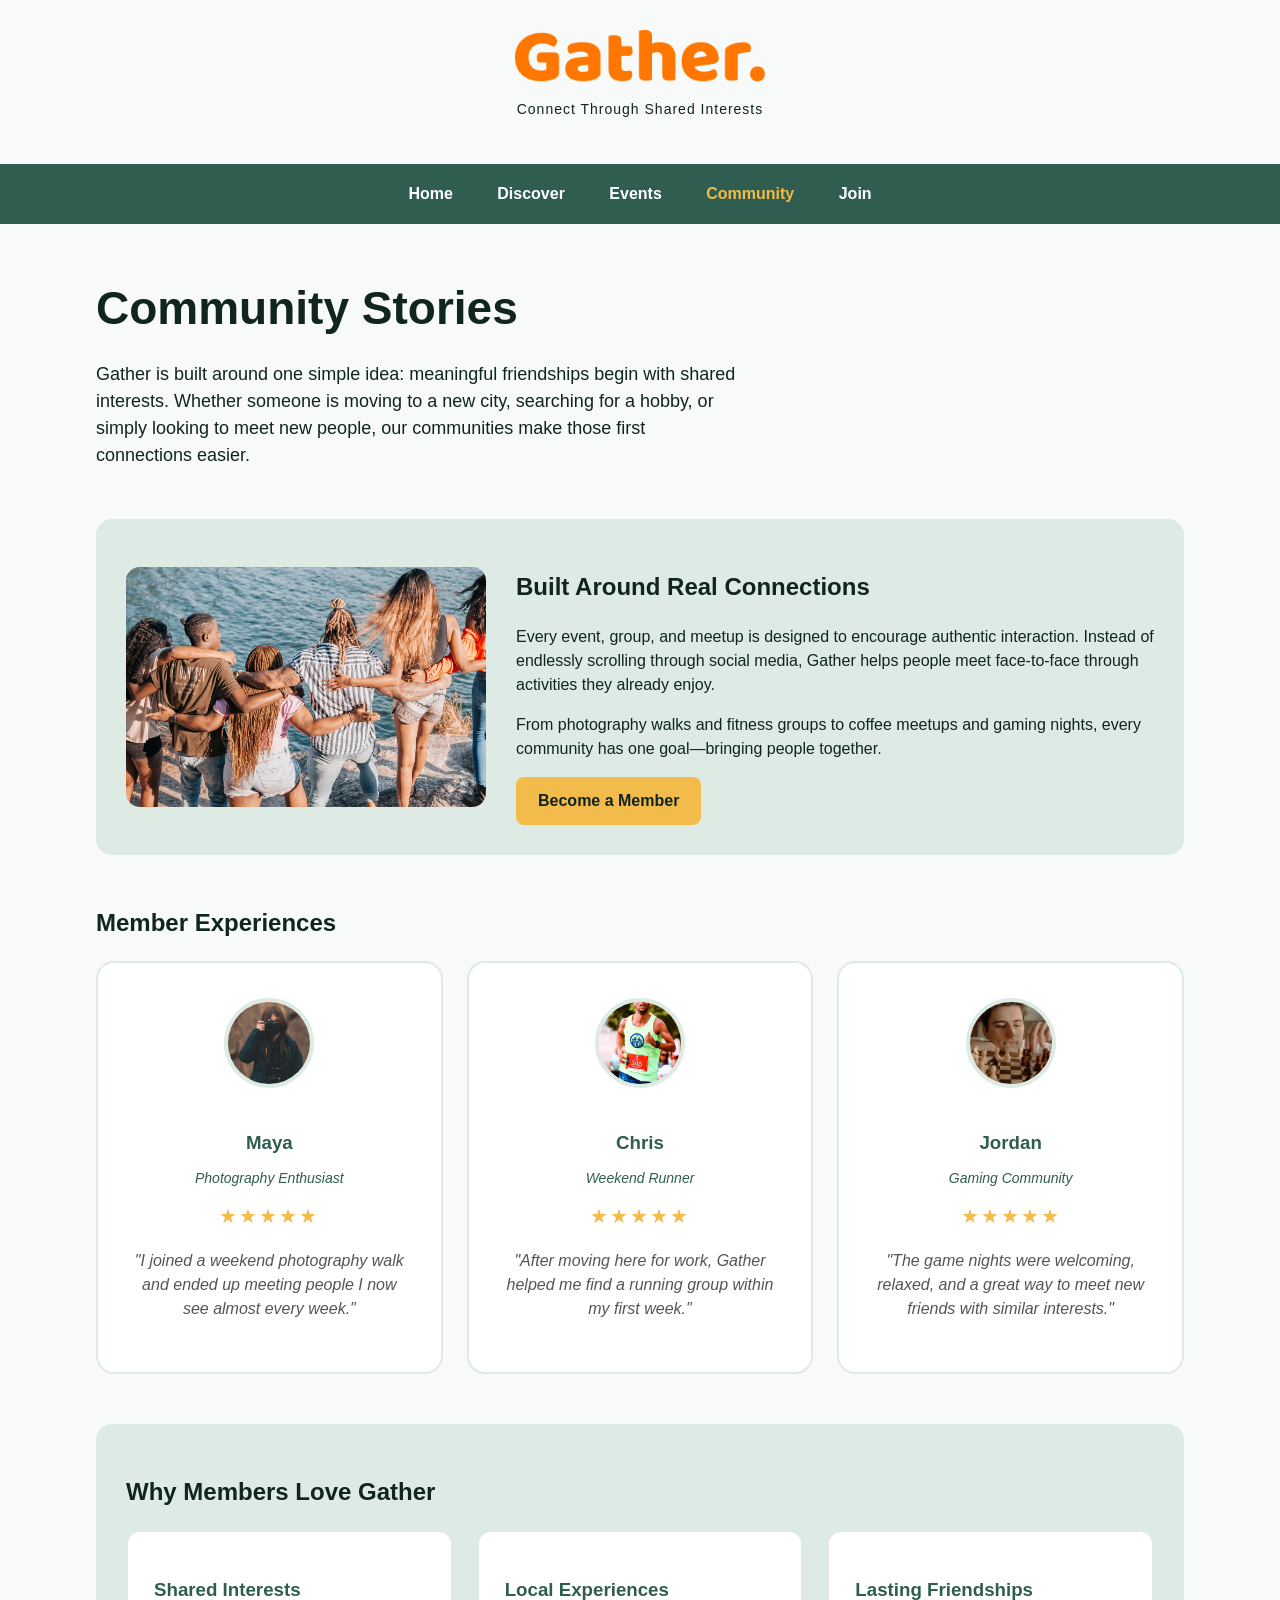
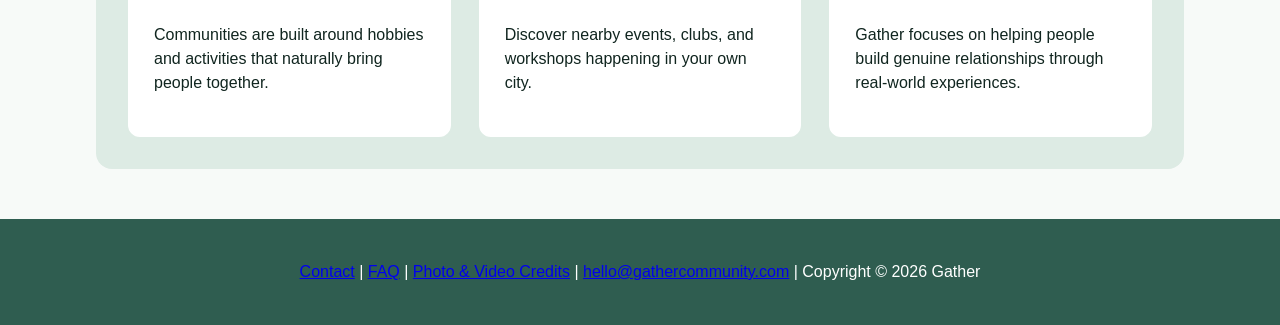
<file: community.html>
<!DOCTYPE html>
<html lang="en">
<head>
    <meta charset="UTF-8">
    <meta name="description" content="Discover stories from the Gather community and see how shared interests create lasting friendships.">
    <meta name="keywords" content="Gather, community, friendships, hobbies, testimonials, groups">
    <meta name="author" content="Sean Frehner">
    <title>Gather | Community</title>
    <!-- Google tag (gtag.js) -->
<script async src="https://www.googletagmanager.com/gtag/js?id=G-KH6B7YEWFJ"></script>
<script>
  window.dataLayer = window.dataLayer || [];
  function gtag(){dataLayer.push(arguments);}
  gtag('js', new Date());

  gtag('config', 'G-KH6B7YEWFJ');
</script>

    <link rel="stylesheet" href="style.css">
</head>

<body>

<header>
    <img src="Gather-logo.png" alt="Gather Logo" class="logo">
    <p class="tagline">Connect Through Shared Interests</p>
</header>

<nav>
    <a href="index.html">Home</a>
    <a href="discover.html">Discover</a>
    <a href="events.html">Events</a>
    <a href="community.html" class="active">Community</a>
    <a href="join.html">Join</a>
</nav>

<main>

    <section class="page-intro">
        <h1>Community Stories</h1>

        <p>
            Gather is built around one simple idea: meaningful friendships begin with shared interests.
            Whether someone is moving to a new city, searching for a hobby, or simply looking to meet
            new people, our communities make those first connections easier.
        </p>
    </section>

    <section class="story-feature">

        <img src="community-story.jpg" alt="Friends spending time together">

        <div>

            <h2>Built Around Real Connections</h2>

            <p>
                Every event, group, and meetup is designed to encourage authentic interaction.
                Instead of endlessly scrolling through social media, Gather helps people meet
                face-to-face through activities they already enjoy.
            </p>

            <p>
                From photography walks and fitness groups to coffee meetups and gaming nights,
                every community has one goal—bringing people together.
            </p>

            <a href="join.html" class="button">Become a Member</a>

        </div>

    </section>

    <section>

        <h2>Member Experiences</h2>

        <div class="testimonial-grid">

            <div class="testimonial-card">

                <img src="maya.jpg" alt="Maya">

                <h3>Maya</h3>

                <p class="member-title">Photography Enthusiast</p>

                <div class="stars">
                    ★★★★★
                </div>

                <p>
                    "I joined a weekend photography walk and ended up meeting people
                    I now see almost every week."
                </p>

            </div>

            <div class="testimonial-card">

                <img src="chris.jpg" alt="Chris">

                <h3>Chris</h3>

                <p class="member-title">Weekend Runner</p>

                <div class="stars">
                    ★★★★★
                </div>

                <p>
                    "After moving here for work, Gather helped me find a running group
                    within my first week."
                </p>

            </div>

            <div class="testimonial-card">

                <img src="jordan.jpg" alt="Jordan">

                <h3>Jordan</h3>

                <p class="member-title">Gaming Community</p>

                <div class="stars">
                    ★★★★★
                </div>

                <p>
                    "The game nights were welcoming, relaxed, and a great way to meet
                    new friends with similar interests."
                </p>

            </div>

        </div>

    </section>

    <section class="community-values">

        <h2>Why Members Love Gather</h2>

        <div class="value-grid">

            <div>

                <h3>Shared Interests</h3>

                <p>
                    Communities are built around hobbies and activities that naturally
                    bring people together.
                </p>

            </div>

            <div>

                <h3>Local Experiences</h3>

                <p>
                    Discover nearby events, clubs, and workshops happening in your own city.
                </p>

            </div>

            <div>

                <h3>Lasting Friendships</h3>

                <p>
                    Gather focuses on helping people build genuine relationships through
                    real-world experiences.
                </p>

            </div>

        </div>

    </section>

</main>

<footer>

    <p>

        <a href="join.html">Contact</a> |

        <a href="join.html">FAQ</a> |

        <a href="https://www.pexels.com/" target="_blank">Photo & Video Credits</a> |

        <a href="mailto:hello@gathercommunity.com">hello@gathercommunity.com</a> |

        Copyright &copy; 2026 Gather

    </p>

</footer>

</body>
</html>
</file>
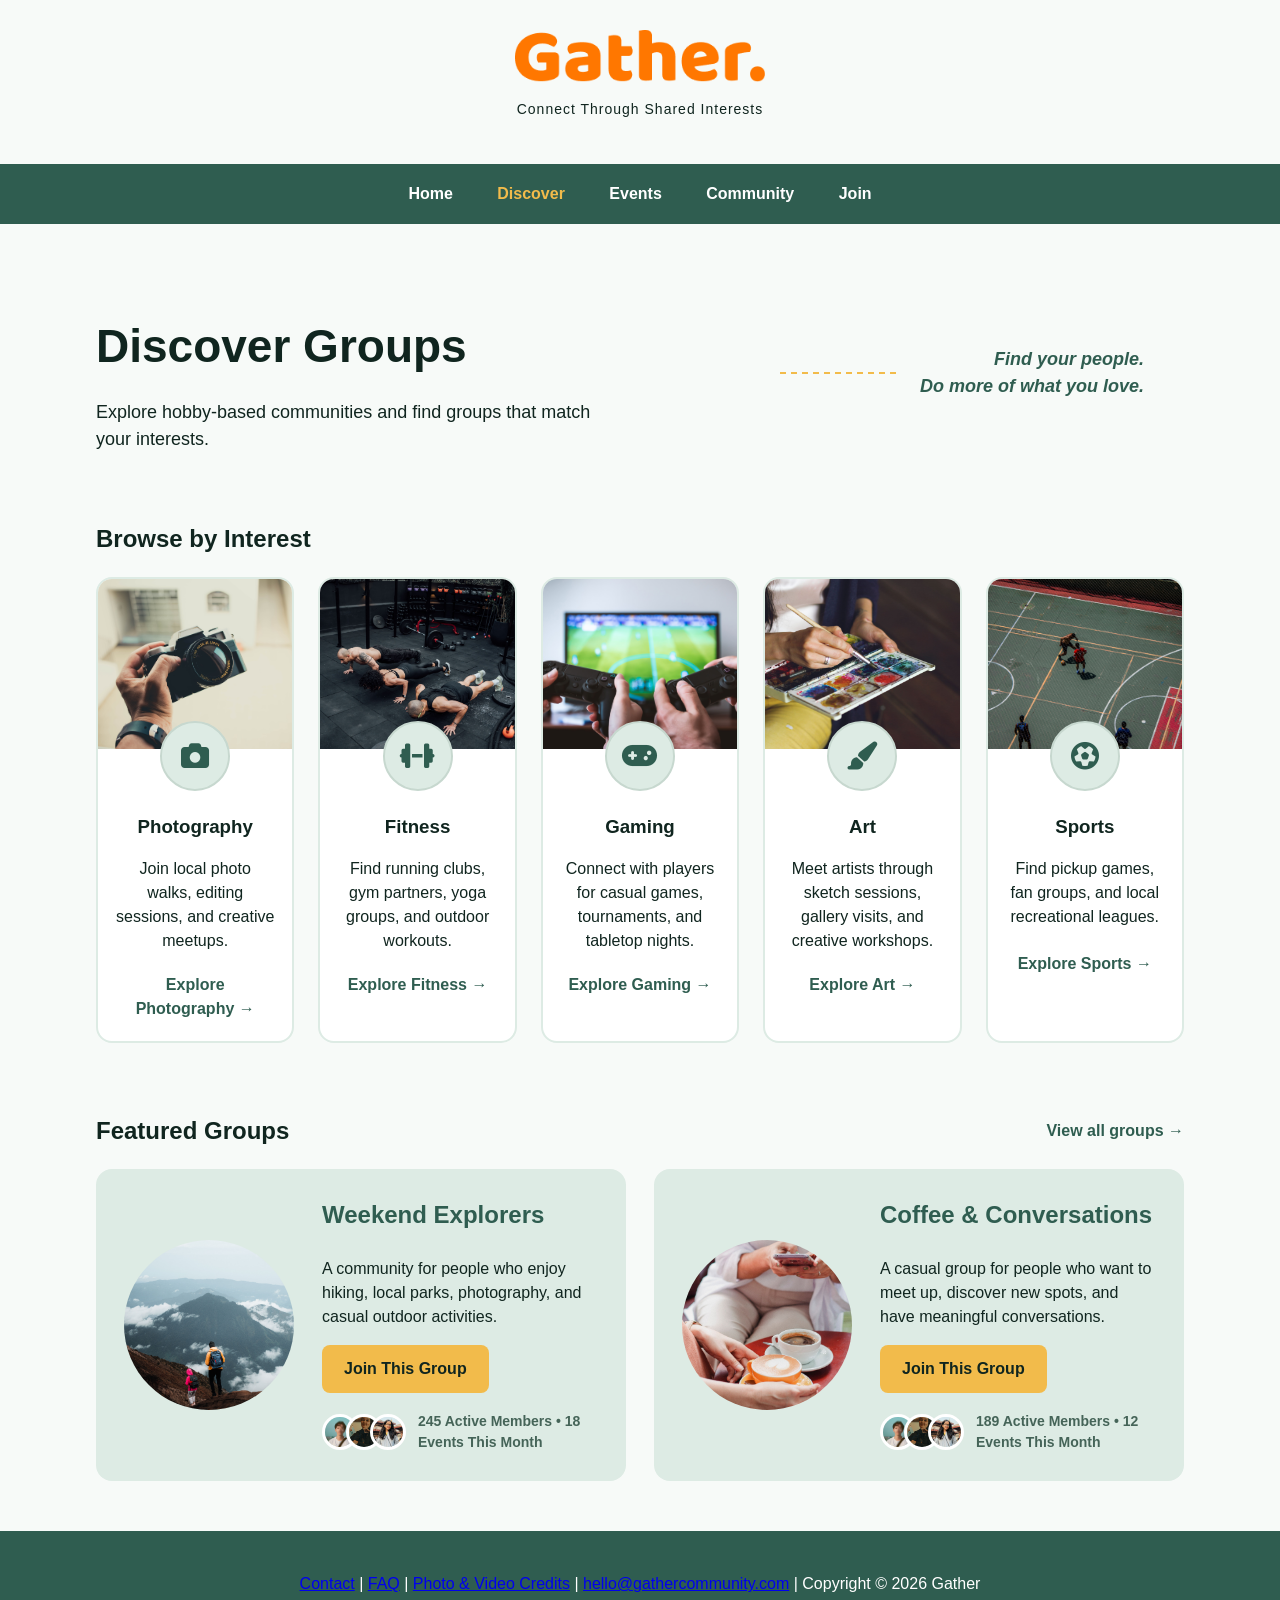
<file: discover.html>
<!DOCTYPE html>
<html lang="en">
<head>
    <meta charset="UTF-8">
    <meta name="description" content="Discover hobby groups and local communities on Gather.">
    <meta name="keywords" content="Gather, discover, hobbies, groups, photography, fitness, gaming, art, sports">
    <meta name="author" content="Sean Frehner">
    <title>Gather | Discover</title>
    <!-- Google tag (gtag.js) -->
<script async src="https://www.googletagmanager.com/gtag/js?id=G-KH6B7YEWFJ"></script>
<script>
  window.dataLayer = window.dataLayer || [];
  function gtag(){dataLayer.push(arguments);}
  gtag('js', new Date());

  gtag('config', 'G-KH6B7YEWFJ');
</script>

    <link rel="stylesheet" href="https://cdnjs.cloudflare.com/ajax/libs/font-awesome/6.5.0/css/all.min.css">
    <link rel="stylesheet" href="style.css">
</head>

<body>
    <header>
        <img src="Gather-logo.png" alt="Gather Logo" class="logo">
        <p class="tagline">Connect Through Shared Interests</p>
    </header>

    <nav>
        <a href="index.html">Home</a>
       <a href="discover.html" class="active">Discover</a>
        <a href="events.html">Events</a>
        <a href="community.html">Community</a>
        <a href="join.html">Join</a>
    </nav>

    <main>
        <section class="discover-intro">
            <div>
                <h1>Discover Groups</h1>
                <p>Explore hobby-based communities and find groups that match your interests.</p>
            </div>

            <div class="intro-note-container">
                <div class="dash-line"></div>
                <p class="intro-note">Find your people.<br>Do more of what you love.</p>
            </div>
        </section>

        <section>
            <h2>Browse by Interest</h2>

            <div class="interest-grid">
                <div class="interest-card">
                    <img src="photography.jpg" alt="Photography group">
                    <div class="icon-circle"><i class="fa-solid fa-camera"></i></div>
                    <h3>Photography</h3>
                    <p>Join local photo walks, editing sessions, and creative meetups.</p>
                    <a href="join.html">Explore Photography &rarr;</a>
                </div>

                <div class="interest-card">
                    <img src="fitness.jpg" alt="Fitness group">
                    <div class="icon-circle"><i class="fa-solid fa-dumbbell"></i></div>
                    <h3>Fitness</h3>
                    <p>Find running clubs, gym partners, yoga groups, and outdoor workouts.</p>
                    <a href="join.html">Explore Fitness &rarr;</a>
                </div>

                <div class="interest-card">
                    <img src="gaming.jpg" alt="Gaming group">
                    <div class="icon-circle"><i class="fa-solid fa-gamepad"></i></div>
                    <h3>Gaming</h3>
                    <p>Connect with players for casual games, tournaments, and tabletop nights.</p>
                    <a href="join.html">Explore Gaming &rarr;</a>
                </div>

                <div class="interest-card">
                    <img src="art.jpg" alt="Art group">
                    <div class="icon-circle"><i class="fa-solid fa-paintbrush"></i></div>
                    <h3>Art</h3>
                    <p>Meet artists through sketch sessions, gallery visits, and creative workshops.</p>
                    <a href="join.html">Explore Art &rarr;</a>
                </div>

                <div class="interest-card">
                    <img src="sports.jpg" alt="Sports group">
                    <div class="icon-circle"><i class="fa-solid fa-futbol"></i></div>
                    <h3>Sports</h3>
                    <p>Find pickup games, fan groups, and local recreational leagues.</p>
                    <a href="join.html">Explore Sports &rarr;</a>
                </div>
            </div>
        </section>

        <section>
            <div class="section-heading-row">
                <h2>Featured Groups</h2>
                <a href="join.html">View all groups &rarr;</a>
            </div>

            <div class="featured-groups">
                <div class="featured-group-card">
                    <img class="group-photo" src="community.jpg" alt="Weekend Explorers group">

                    <div class="group-info">
                        <h3>Weekend Explorers</h3>
                        <p>A community for people who enjoy hiking, local parks, photography, and casual outdoor activities.</p>
                        <a href="join.html" class="button">Join This Group</a>

                        <div class="members">
                            <div class="member-avatars">
                                <img src="member1.jpg" alt="Member">
                                <img src="member2.jpg" alt="Member">
                                <img src="member3.jpg" alt="Member">
                            </div>
                            <span>245 Active Members &bull; 18 Events This Month</span>
                        </div>
                    </div>
                </div>

                <div class="featured-group-card">
                    <img class="group-photo" src="coffee.jpg" alt="Coffee and Conversations group">

                    <div class="group-info">
                        <h3>Coffee & Conversations</h3>
                        <p>A casual group for people who want to meet up, discover new spots, and have meaningful conversations.</p>
                        <a href="join.html" class="button">Join This Group</a>

                        <div class="members">
                            <div class="member-avatars">
                                <img src="member1.jpg" alt="Member">
                                <img src="member2.jpg" alt="Member">
                                <img src="member3.jpg" alt="Member">
                            </div>
                            <span>189 Active Members &bull; 12 Events This Month</span>
                        </div>
                    </div>
                </div>
            </div>
        </section>
    </main>

    <footer>
        <p>
            <a href="join.html">Contact</a> |
            <a href="join.html">FAQ</a> |
            <a href="https://www.pexels.com/" target="_blank">Photo & Video Credits</a> |
            <a href="mailto:hello@gathercommunity.com">hello@gathercommunity.com</a> |
            Copyright &copy; 2026 Gather
        </p>
    </footer>
</body>
</html>
</file>
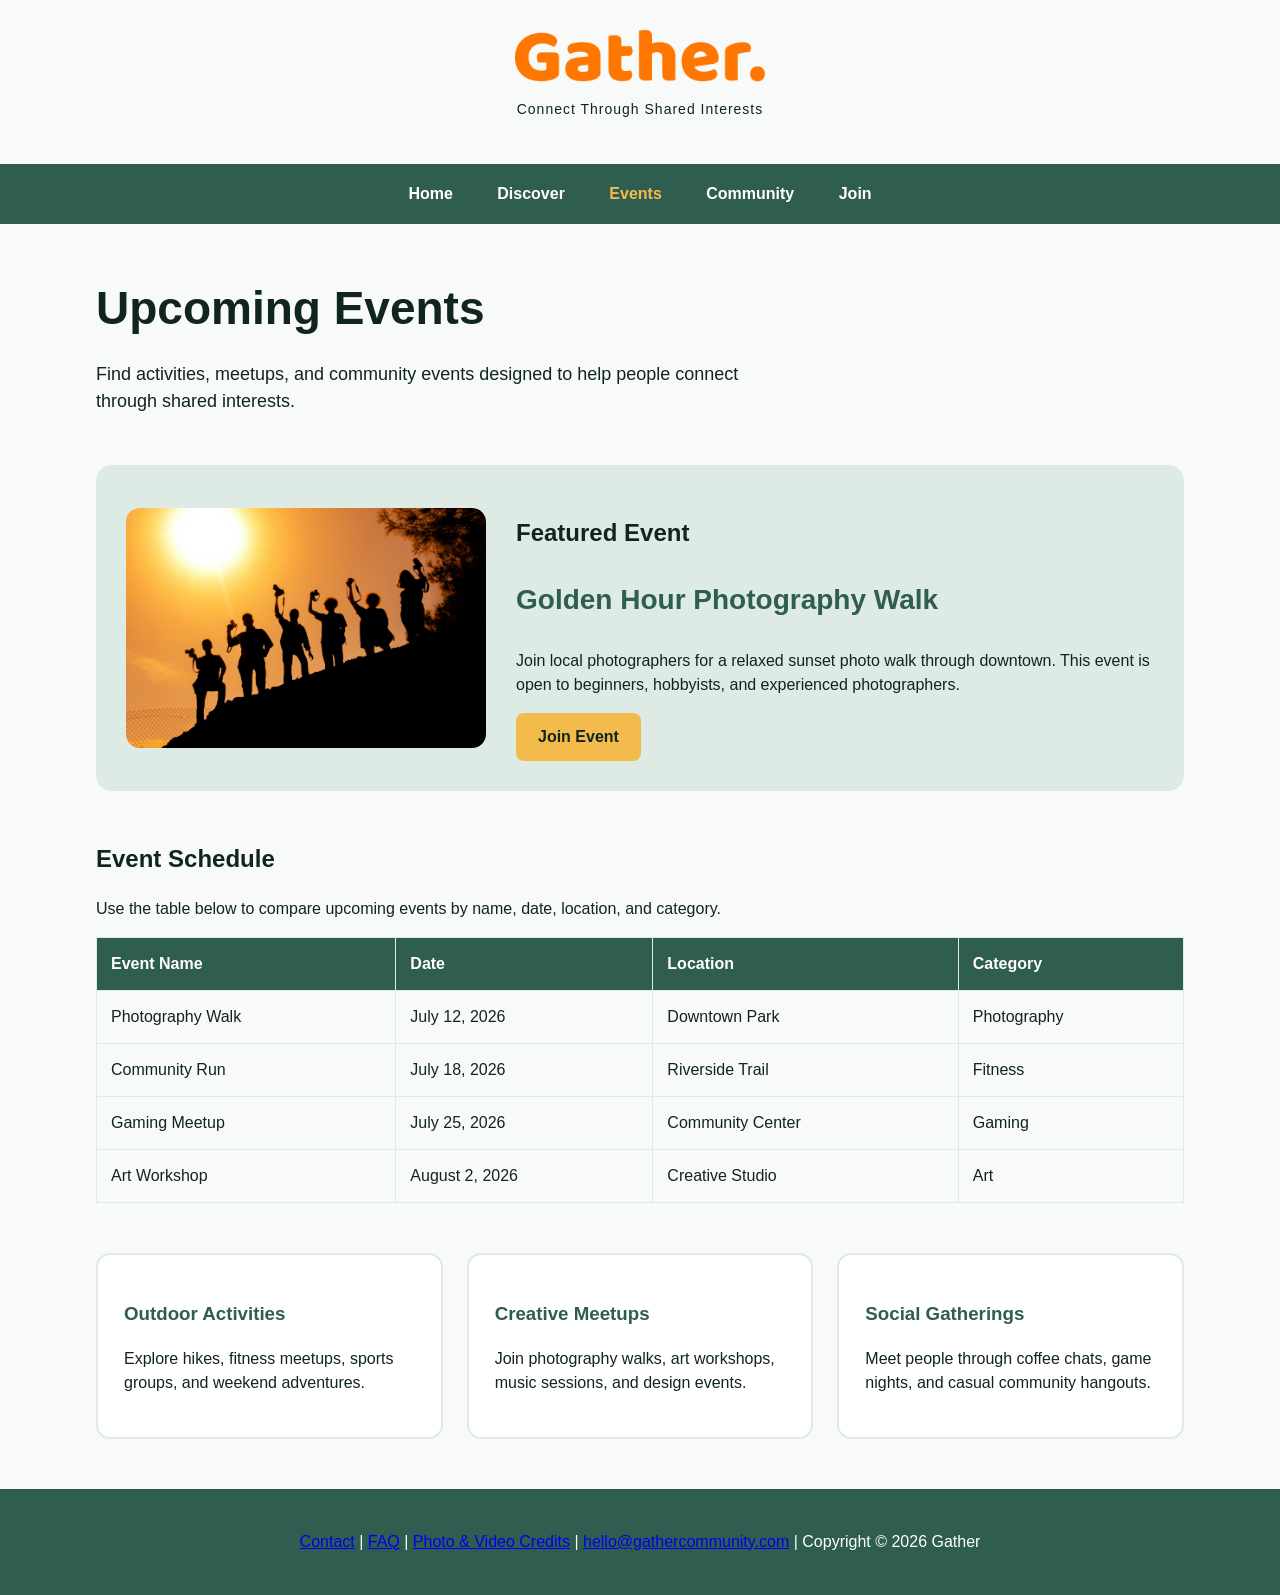
<file: events.html>
<!DOCTYPE html>
<html lang="en">
<head>
    <meta charset="UTF-8">
    <meta name="description" content="Explore upcoming local events, meetups, and activities on Gather.">
    <meta name="keywords" content="Gather, events, local events, hobbies, activities, meetups, community">
    <meta name="author" content="Sean Frehner">
    <title>Gather | Events</title>
    <!-- Google tag (gtag.js) -->
<script async src="https://www.googletagmanager.com/gtag/js?id=G-KH6B7YEWFJ"></script>
<script>
  window.dataLayer = window.dataLayer || [];
  function gtag(){dataLayer.push(arguments);}
  gtag('js', new Date());

  gtag('config', 'G-KH6B7YEWFJ');
</script>
    <link rel="stylesheet" href="style.css">
</head>

<body>
    <header>
        <img src="Gather-logo.png" alt="Gather Logo" class="logo">
        <p class="tagline">Connect Through Shared Interests</p>
    </header>

    <nav>
        <a href="index.html">Home</a>
        <a href="discover.html">Discover</a>
        <a href="events.html" class="active">Events</a>
        <a href="community.html">Community</a>
        <a href="join.html">Join</a>
    </nav>

    <main>
        <section class="page-intro">
            <h1>Upcoming Events</h1>
            <p>Find activities, meetups, and community events designed to help people connect through shared interests.</p>
        </section>

        <section class="events-feature">
            <div class="event-highlight">
                <img src="events.jpg" alt="People at a community event">

                <div>
                    <h2>Featured Event</h2>
                    <h3>Golden Hour Photography Walk</h3>
                    <p>Join local photographers for a relaxed sunset photo walk through downtown. This event is open to beginners, hobbyists, and experienced photographers.</p>
                    <a href="join.html" class="button">Join Event</a>
                </div>
            </div>
        </section>

        <section>
            <h2>Event Schedule</h2>
            <p>Use the table below to compare upcoming events by name, date, location, and category.</p>

            <table>
                <tr>
                    <th>Event Name</th>
                    <th>Date</th>
                    <th>Location</th>
                    <th>Category</th>
                </tr>
                <tr>
                    <td>Photography Walk</td>
                    <td>July 12, 2026</td>
                    <td>Downtown Park</td>
                    <td>Photography</td>
                </tr>
                <tr>
                    <td>Community Run</td>
                    <td>July 18, 2026</td>
                    <td>Riverside Trail</td>
                    <td>Fitness</td>
                </tr>
                <tr>
                    <td>Gaming Meetup</td>
                    <td>July 25, 2026</td>
                    <td>Community Center</td>
                    <td>Gaming</td>
                </tr>
                <tr>
                    <td>Art Workshop</td>
                    <td>August 2, 2026</td>
                    <td>Creative Studio</td>
                    <td>Art</td>
                </tr>
            </table>
        </section>

        <section class="event-cards">
            <div class="mini-event-card">
                <h3>Outdoor Activities</h3>
                <p>Explore hikes, fitness meetups, sports groups, and weekend adventures.</p>
            </div>

            <div class="mini-event-card">
                <h3>Creative Meetups</h3>
                <p>Join photography walks, art workshops, music sessions, and design events.</p>
            </div>

            <div class="mini-event-card">
                <h3>Social Gatherings</h3>
                <p>Meet people through coffee chats, game nights, and casual community hangouts.</p>
            </div>
        </section>
    </main>

    <footer>
        <p>
            <a href="join.html">Contact</a> |
            <a href="join.html">FAQ</a> |
            <a href="https://www.pexels.com/" target="_blank">Photo &amp; Video Credits</a> |
            <a href="mailto:hello@gathercommunity.com">hello@gathercommunity.com</a> |
            Copyright &copy; 2026 Gather
        </p>
    </footer>
</body>
</html>
</file>
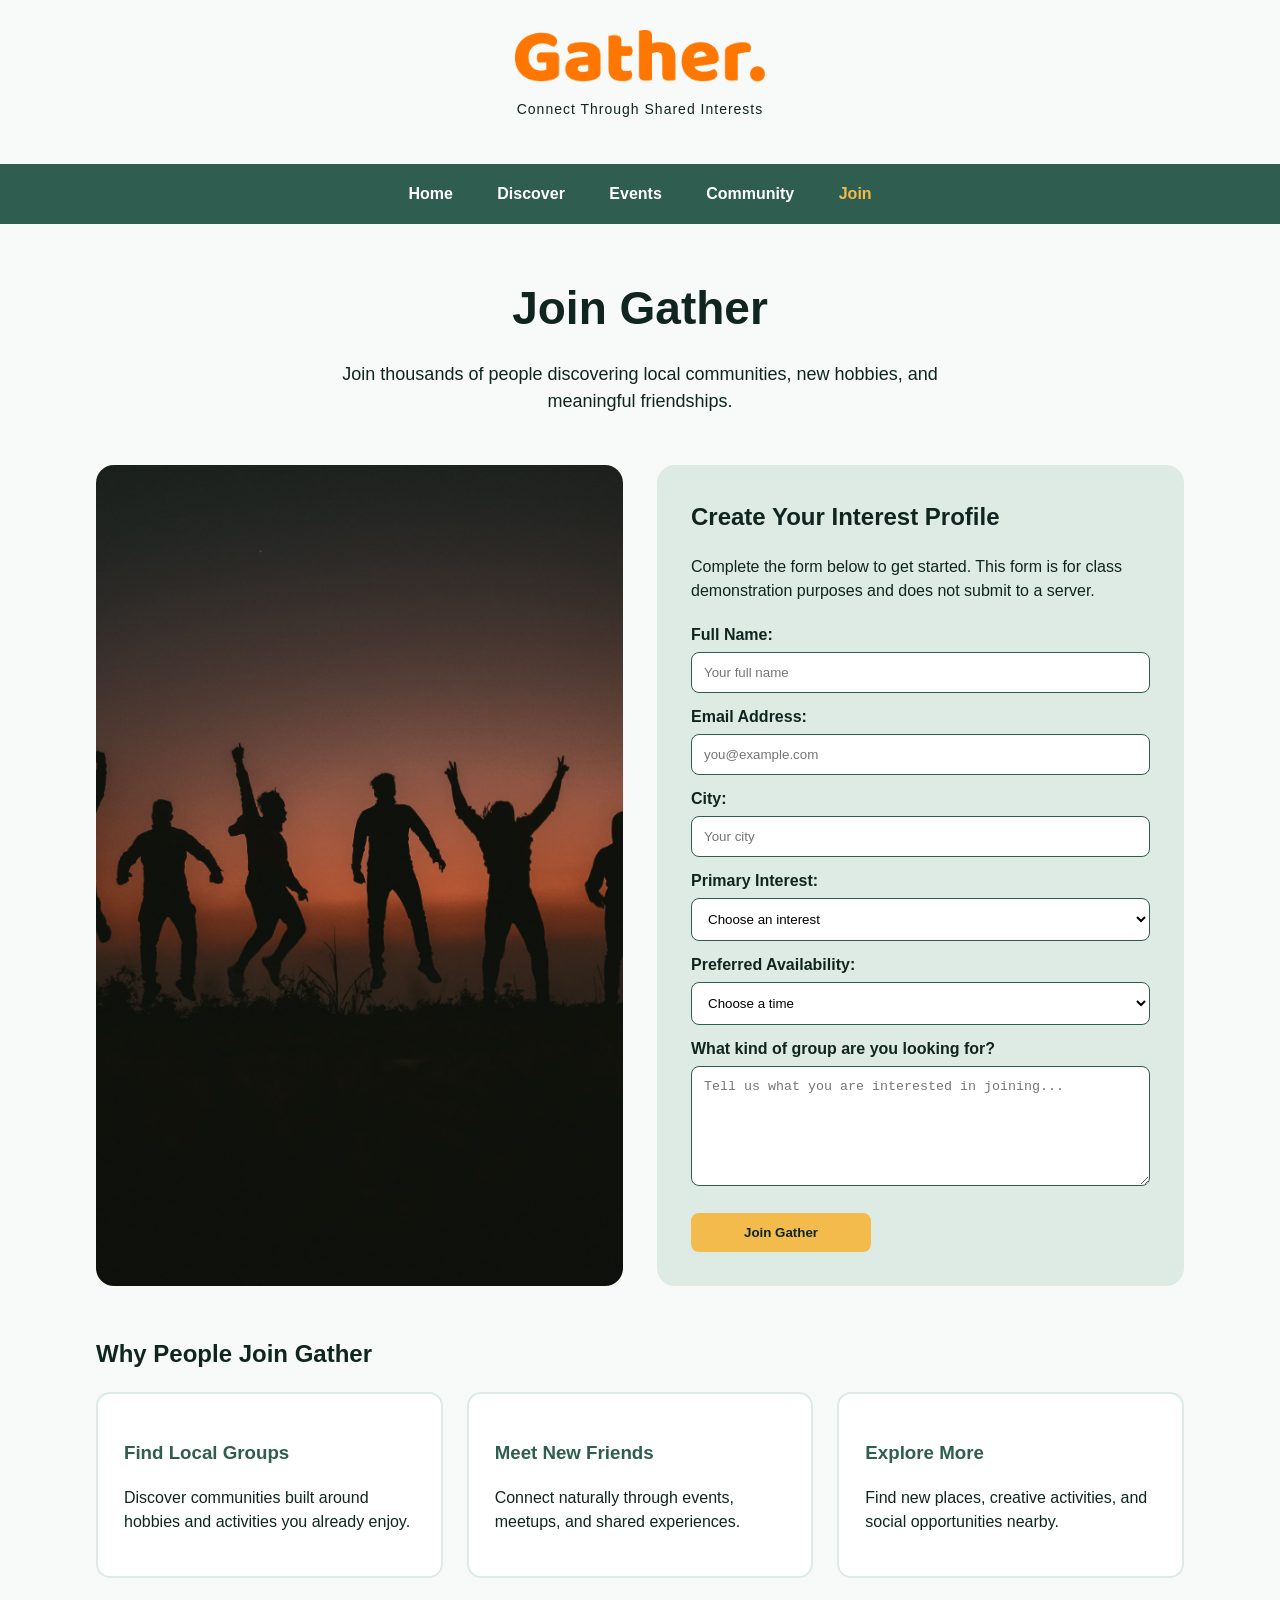
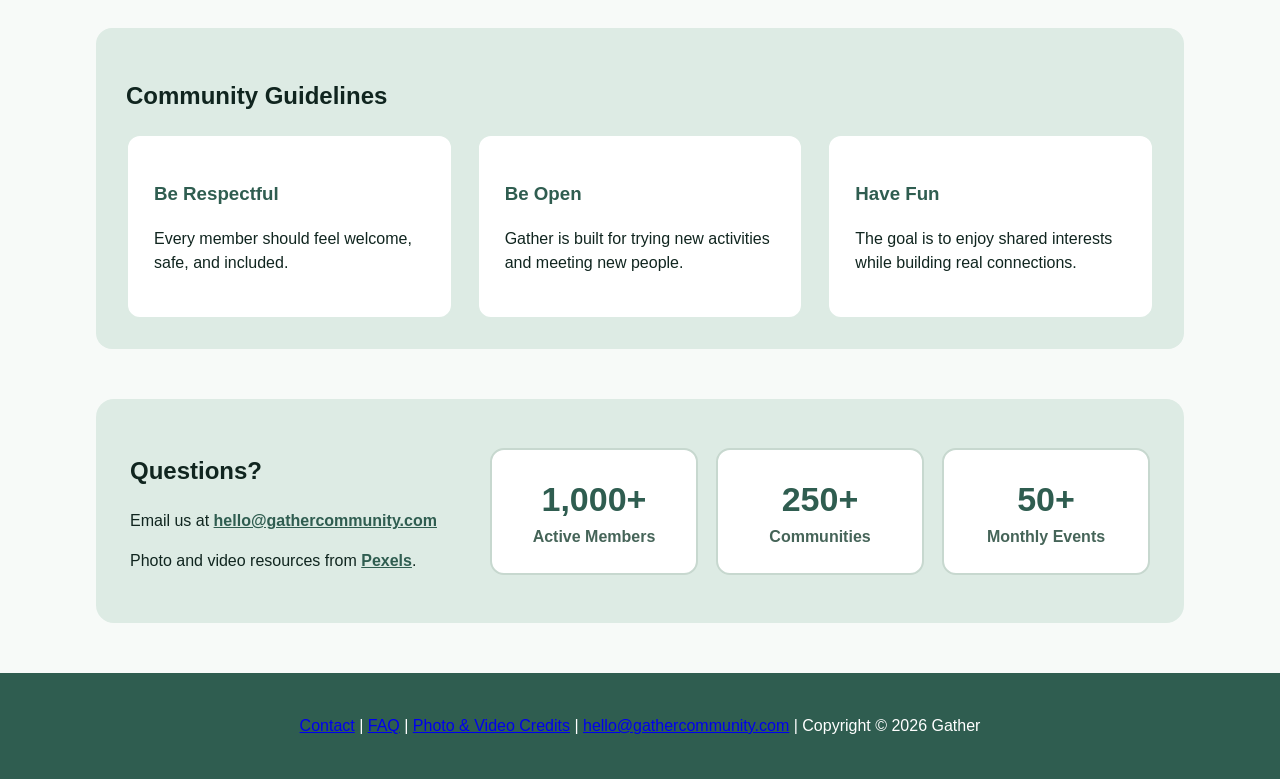
<file: join.html>
<!DOCTYPE html>
<html lang="en">
<head>
    <meta charset="UTF-8">
    <meta name="description" content="Join Gather to connect with local hobby groups, events, and communities.">
    <meta name="keywords" content="Gather, join, signup, hobbies, community, events, groups">
    <meta name="author" content="Sean Frehner">
    <title>Gather | Join</title>
    <!-- Google tag (gtag.js) -->
<script async src="https://www.googletagmanager.com/gtag/js?id=G-KH6B7YEWFJ"></script>
<script>
  window.dataLayer = window.dataLayer || [];
  function gtag(){dataLayer.push(arguments);}
  gtag('js', new Date());

  gtag('config', 'G-KH6B7YEWFJ');
</script>
    <link rel="stylesheet" href="style.css">
    
</head>

<body>
    <header>
        <img src="Gather-logo.png" alt="Gather Logo" class="logo">
        <p class="tagline">Connect Through Shared Interests</p>
    </header>

    <nav>
        <a href="index.html">Home</a>
        <a href="discover.html">Discover</a>
        <a href="events.html">Events</a>
        <a href="community.html">Community</a>
        <a href="join.html" class="active">Join</a>
    </nav>

    <main>
        <section class="page-intro join-hero-text">
            <h1>Join Gather</h1>
           <p>

Join thousands of people discovering local communities,
new hobbies, and meaningful friendships.

</p>
        </section>

        <section class="join-feature-layout">
            <div class="join-image">
                <img src="join.jpg" alt="Friends gathering together">
            </div>

            <div class="join-page-form">
                <h2>Create Your Interest Profile</h2>
                <p>Complete the form below to get started. This form is for class demonstration purposes and does not submit to a server.</p>

                <form action="#">
                    <label for="fullname">Full Name:</label>
                    <input type="text" id="fullname" name="fullname" placeholder="Your full name">

                    <label for="email">Email Address:</label>
                    <input type="email" id="email" name="email" placeholder="you@example.com">

                    <label for="city">City:</label>
                    <input type="text" id="city" name="city" placeholder="Your city">

                    <label for="interest">Primary Interest:</label>
                    <select id="interest" name="interest">
                        <option value="">Choose an interest</option>
                        <option value="photography">Photography</option>
                        <option value="fitness">Fitness</option>
                        <option value="gaming">Gaming</option>
                        <option value="art">Art</option>
                        <option value="sports">Sports</option>
                    </select>

                    <label for="availability">Preferred Availability:</label>
                    <select id="availability" name="availability">
                        <option value="">Choose a time</option>
                        <option value="weekdays">Weekdays</option>
                        <option value="weekends">Weekends</option>
                        <option value="evenings">Evenings</option>
                    </select>

                    <label for="message">What kind of group are you looking for?</label>
                    <textarea id="message" name="message" placeholder="Tell us what you are interested in joining..."></textarea>

                    <input type="submit" value="Join Gather">
                </form>
            </div>
        </section>

        <section>
            <h2>Why People Join Gather</h2>

            <div class="event-cards">
                <div class="mini-event-card">
                    <h3>Find Local Groups</h3>
                    <p>Discover communities built around hobbies and activities you already enjoy.</p>
                </div>

                <div class="mini-event-card">
                    <h3>Meet New Friends</h3>
                    <p>Connect naturally through events, meetups, and shared experiences.</p>
                </div>

                <div class="mini-event-card">
                    <h3>Explore More</h3>
                    <p>Find new places, creative activities, and social opportunities nearby.</p>
                </div>
            </div>
        </section>

        <section class="community-values">
            <h2>Community Guidelines</h2>

            <div class="value-grid">
                <div>
                    <h3>Be Respectful</h3>
                    <p>Every member should feel welcome, safe, and included.</p>
                </div>

                <div>
                    <h3>Be Open</h3>
                    <p>Gather is built for trying new activities and meeting new people.</p>
                </div>

                <div>
                    <h3>Have Fun</h3>
                    <p>The goal is to enjoy shared interests while building real connections.</p>
                </div>
            </div>
        </section>

        <section class="join-contact-section">
            <div>
                <h2>Questions?</h2>
                <p>Email us at <a href="mailto:hello@gathercommunity.com">hello@gathercommunity.com</a></p>
                <p>Photo and video resources from <a href="https://www.pexels.com/" target="_blank">Pexels</a>.</p>
            </div>

            <div class="join-stats-row">
                <div>
                    <strong>1,000+</strong>
                    <span>Active Members</span>
                </div>

                <div>
                    <strong>250+</strong>
                    <span>Communities</span>
                </div>

                <div>
                    <strong>50+</strong>
                    <span>Monthly Events</span>
                </div>
            </div>
        </section>
    </main>

    <footer>
        <p>
            <a href="join.html">Contact</a> |
            <a href="join.html">FAQ</a> |
            <a href="https://www.pexels.com/" target="_blank">Photo &amp; Video Credits</a> |
            <a href="mailto:hello@gathercommunity.com">hello@gathercommunity.com</a> |
            Copyright &copy; 2026 Gather
        </p>
    </footer>
</body>
</html>
</file>
<file: style.css>
:root {
    --text: #10251F;
    --background: #F7FAF8;
    --primary: #2F5D50;
    --secondary: #DDEBE4;
    --accent: #F2BB4B;
}

* {
    box-sizing: border-box;
}

body {
    margin: 0;
    background-color: var(--background);
    color: var(--text);
    font-family: Arial, Helvetica, sans-serif;
    line-height: 1.5;
}

header {
    background-color: var(--background);
    text-align: center;
    padding: 30px 20px;
}

.logo {
    width: 250px;
    height: auto;
}

.tagline {
    margin-top: 10px;
    font-size: 14px;
    letter-spacing: 1px;
    color: var(--text);
}

nav {
    background-color: var(--primary);
    text-align: center;
    padding: 18px;
}

nav a {
    color: white;
    text-decoration: none;
    font-weight: bold;
    margin: 0 20px;
}

nav a:hover {
    color: var(--accent);
}

main {
    width: 85%;
    max-width: 1400px;
    margin: 30px auto;
}

.hero {
    background-image: url("hero-image.jpg");
    background-size: cover;
    background-position: center;
    height: 500px;
    border-radius: 16px;
    overflow: hidden;
    position: relative;
    display: flex;
    justify-content: center;
    align-items: center;
}

.hero::before {
    content: "";
    position: absolute;
    inset: 0;
    background: rgba(16, 37, 31, 0.45);
}

.hero-content {
    position: relative;
    z-index: 2;
    text-align: center;
    color: white;
    max-width: 800px;
    padding: 20px;
}

.hero-content h1 {
    font-size: 52px;
    margin-bottom: 15px;
    color: white;
}

.hero-content p {
    font-size: 18px;
    margin-bottom: 30px;
}

.search-form {
    display: flex;
    justify-content: center;
    gap: 10px;
}

.search-form input {
    width: 450px;
    padding: 15px;
    border: none;
    border-radius: 8px;
    font-size: 16px;
}

.search-form button {
    background-color: var(--accent);
    color: var(--text);
    border: none;
    border-radius: 8px;
    padding: 15px 25px;
    font-weight: bold;
    cursor: pointer;
}

.search-form button:hover {
    background-color: var(--primary);
    color: white;
}

section {
    margin-top: 50px;
}

h1,
h2,
h3 {
    color: var(--text);
}

h2 {
    margin-bottom: 20px;
}

.cards {
    display: flex;
    justify-content: space-between;
    gap: 20px;
}

.card {
    flex: 1;
    background-color: white;
    border: 2px solid var(--secondary);
    border-radius: 12px;
    padding: 30px;
    text-align: center;
    font-weight: bold;
    transition: 0.3s;
}

.card:hover {
    background-color: var(--secondary);
}

table {
    width: 100%;
    border-collapse: collapse;
}

th {
    background-color: var(--primary);
    color: white;
}

th,
td {
    border: 1px solid var(--secondary);
    padding: 14px;
    text-align: left;
}

.community-spotlight {
    margin-top: 50px;
}

.spotlight-card {
    display: flex;
    gap: 30px;
    align-items: center;
    background-color: var(--secondary);
    padding: 30px;
    border-radius: 16px;
}

.spotlight-image {
    width: 200px;
    height: 200px;
    min-width: 200px;
    overflow: hidden;
    border-radius: 50%;
}

.spotlight-image img {
    width: 100%;
    height: 100%;
    object-fit: cover;
    display: block;
}

.spotlight-text {
    flex: 1;
}

.spotlight-text h3 {
    color: var(--primary);
    margin-top: 0;
}

.button {
    display: inline-block;
    background-color: var(--accent);
    color: var(--text);
    text-decoration: none;
    padding: 12px 22px;
    border-radius: 8px;
    font-weight: bold;
}

.button:hover {
    background-color: var(--primary);
    color: white;
}

.join-stats {
    display: grid;
    grid-template-columns: 2fr 1fr;
    gap: 30px;
}

.join-box,
.stats-box {
    background-color: var(--secondary);
    padding: 30px;
    border-radius: 16px;
}

.stats-box {
    text-align: center;
}

.stats-box strong {
    font-size: 38px;
    color: var(--primary);
}

.stats-box p {
    margin: 30px 0;
}

form {
    margin-top: 20px;
}

label {
    display: block;
    margin-top: 12px;
    margin-bottom: 5px;
    font-weight: bold;
}

input,
textarea {
    width: 100%;
    padding: 12px;
    border: 1px solid var(--primary);
    border-radius: 8px;
}

textarea {
    height: 120px;
}

input[type="submit"] {
    background-color: var(--accent);
    color: var(--text);
    border: none;
    width: 180px;
    margin-top: 20px;
    cursor: pointer;
    font-weight: bold;
}

input[type="submit"]:hover {
    background-color: var(--primary);
    color: white;
}

/* Discover Page */

.discover-intro {
    display: flex;
    justify-content: space-between;
    align-items: center;
    gap: 40px;
    margin-bottom: 45px;
}

.discover-intro h1 {
    font-size: 46px;
    color: var(--text);
    margin-bottom: 10px;
}

.discover-intro p {
    font-size: 18px;
    max-width: 520px;
}

.intro-note-container {
    display: flex;
    align-items: center;
    gap: 20px;
    margin-right: 40px;
}

.dash-line {
    width: 120px;
    height: 2px;
    background: repeating-linear-gradient(
        to right,
        var(--accent) 0px,
        var(--accent) 6px,
        transparent 6px,
        transparent 11px
    );
}

.intro-note {
    font-style: italic;
    color: var(--primary);
    font-weight: bold;
    text-align: right;
    font-size: 18px;
}

.interest-grid {
    display: grid;
    grid-template-columns: repeat(5, 1fr);
    gap: 24px;
}

.interest-card {
    background-color: white;
    border: 2px solid var(--secondary);
    border-radius: 16px;
    overflow: hidden;
    text-align: center;
    transition: 0.3s;
}

.interest-card:hover {
    transform: translateY(-5px);
    box-shadow: 0 8px 20px rgba(16, 37, 31, 0.12);
}

.interest-card img {
    width: 100%;
    height: 170px;
    object-fit: cover;
}

.icon-circle {
    width: 70px;
    height: 70px;
    background-color: var(--secondary);
    border-radius: 50%;
    border: 2px solid #c7d8cf;
    display: flex;
    align-items: center;
    justify-content: center;
    margin: -35px auto 18px;
    position: relative;
    z-index: 2;
}

.icon-circle i {
    font-size: 28px;
    color: var(--primary);
}

.interest-card h3 {
    color: var(--text);
    margin: 22px 15px 10px;
}

.interest-card p {
    padding: 0 18px;
    min-height: 75px;
}

.interest-card a {
    display: block;
    color: var(--primary);
    font-weight: bold;
    text-decoration: none;
    margin: 20px;
}

.section-heading-row {
    display: flex;
    justify-content: space-between;
    align-items: center;
}

.section-heading-row a {
    color: var(--primary);
    font-weight: bold;
    text-decoration: none;
}

.featured-groups {
    display: grid;
    grid-template-columns: 1fr 1fr;
    gap: 28px;
}

.featured-group-card {
    display: flex;
    align-items: center;
    gap: 28px;
    background-color: var(--secondary);
    padding: 28px;
    border-radius: 16px;
}

.group-photo {
    width: 170px;
    height: 170px;
    border-radius: 50%;
    object-fit: cover;
    flex-shrink: 0;
}

.group-info {
    flex: 1;
}

.featured-group-card h3 {
    color: var(--primary);
    font-size: 24px;
    margin-top: 0;
}

.members {
    display: flex;
    align-items: center;
    gap: 12px;
    margin-top: 18px;
}

.member-avatars {
    display: flex;
}

.member-avatars img {
    width: 36px;
    height: 36px;
    border-radius: 50%;
    object-fit: cover;
    border: 3px solid white;
    margin-left: -12px;
}

.member-avatars img:first-child {
    margin-left: 0;
}

.members span {
    font-size: 14px;
    color: #456458;
    font-weight: 600;
}

footer {
    background-color: var(--primary);
    color: white;
    text-align: center;
    padding: 25px;
    margin-top: 50px;
}
/* Events Page */

.page-intro {
    margin-bottom: 45px;
}

.page-intro h1 {
    font-size: 46px;
    margin-bottom: 10px;
}

.page-intro p {
    max-width: 650px;
    font-size: 18px;
}

.events-feature,
.story-feature {
    background-color: var(--secondary);
    padding: 30px;
    border-radius: 16px;
}

.event-highlight,
.story-feature {
    display: flex;
    gap: 30px;
    align-items: center;
}

.event-highlight img,
.story-feature img {
    width: 360px;
    height: 240px;
    object-fit: cover;
    border-radius: 14px;
    flex-shrink: 0;
}

.event-highlight h3 {
    color: var(--primary);
    font-size: 28px;
}

.event-cards {
    display: grid;
    grid-template-columns: repeat(3, 1fr);
    gap: 24px;
}

.mini-event-card,
.testimonial-card,
.value-grid div {
    background-color: white;
    border: 2px solid var(--secondary);
    border-radius: 14px;
    padding: 26px;
}

.mini-event-card h3,
.testimonial-card h3,
.value-grid h3 {
    color: var(--primary);
}

/* Community Page */

.testimonial-grid,
.value-grid {
    display: grid;
    grid-template-columns: repeat(3, 1fr);
    gap: 24px;
}

.testimonial-card p {
    font-style: italic;
}

.community-values {
    background-color: var(--secondary);
    padding: 30px;
    border-radius: 16px;
}
.testimonial-card{
    background:white;
    border-radius:18px;
    padding:35px;
    text-align:center;
    border:2px solid var(--secondary);
    transition:.3s;
}

.testimonial-card:hover{
    transform:translateY(-6px);
    box-shadow:0 12px 30px rgba(0,0,0,.08);
}

.testimonial-card img{
    width:90px;
    height:90px;
    border-radius:50%;
    object-fit:cover;
    margin-bottom:15px;
    border:4px solid var(--secondary);
}

.member-title{
    color:var(--primary);
    font-size:14px;
    margin-top:-8px;
    margin-bottom:12px;
}

.stars{
    color:var(--accent);
    font-size:20px;
    margin-bottom:18px;
    letter-spacing:2px;
}

.testimonial-card p:last-child{
    font-style:italic;
    color:#555;
}
.video-hero {
    position: relative;
    height: 500px;
    border-radius: 16px;
    overflow: hidden;
    display: flex;
    justify-content: center;
    align-items: center;
    background-image: none;
}

.hero-video {
    position: absolute;
    width: 100%;
    height: 100%;
    object-fit: cover;
}

.video-hero::before {
    content: "";
    position: absolute;
    inset: 0;
    background: rgba(16, 37, 31, 0.45);
    z-index: 1;
}

.hero-content {
    position: relative;
    z-index: 2;
}
/* Join Page */

.join-page-layout {
    display: grid;
    grid-template-columns: 2fr 1fr;
    gap: 30px;
    align-items: start;
}

.join-page-form,
.join-page-sidebar {
    background-color: var(--secondary);
    padding: 30px;
    border-radius: 16px;
}

.join-page-form h2,
.join-page-sidebar h2 {
    margin-top: 0;
}

select {
    width: 100%;
    padding: 12px;
    border: 1px solid var(--primary);
    border-radius: 8px;
    background-color: white;
}

.join-benefit {
    background-color: white;
    border: 2px solid #c7d8cf;
    border-radius: 14px;
    padding: 20px;
    margin-bottom: 18px;
}

.join-benefit h3 {
    color: var(--primary);
    margin-top: 0;
}

.sidebar-stat {
    background-color: var(--primary);
    color: white;
    text-align: center;
    padding: 25px;
    border-radius: 14px;
    margin-top: 20px;
}

.sidebar-stat strong {
    display: block;
    font-size: 38px;
    color: var(--accent);
}

.sidebar-stat span {
    font-weight: bold;
}
/* Active Navigation */

nav a.active {
    color: var(--accent);
}

/* Join Page */

.join-hero-text {
    text-align: center;
}

.join-hero-text p {
    margin-left: auto;
    margin-right: auto;
}

.join-feature-layout {
    display: grid;
    grid-template-columns: 1fr 1fr;
    gap: 34px;
    align-items: stretch;
}

.join-image img {
    width: 100%;
    height: 100%;
    min-height: 650px;
    object-fit: cover;
    border-radius: 18px;
    display: block;
}

.join-page-form {
    background-color: var(--secondary);
    padding: 34px;
    border-radius: 18px;
}

.join-page-form h2 {
    margin-top: 0;
}

select {
    width: 100%;
    padding: 12px;
    border: 1px solid var(--primary);
    border-radius: 8px;
    background-color: white;
}

.join-contact-section {
    background-color: var(--secondary);
    border-radius: 18px;
    padding: 34px;
    display: grid;
    grid-template-columns: 1fr 2fr;
    gap: 30px;
    align-items: center;
}

.join-contact-section a {
    color: var(--primary);
    font-weight: bold;
}

.join-stats-row {
    display: grid;
    grid-template-columns: repeat(3, 1fr);
    gap: 18px;
}

.join-stats-row div {
    background-color: white;
    border-radius: 14px;
    padding: 24px;
    text-align: center;
    border: 2px solid #c7d8cf;
}

.join-stats-row strong {
    display: block;
    font-size: 34px;
    color: var(--primary);
}

.join-stats-row span {
    font-weight: bold;
    color: #456458;
}
nav a.active{
    color:var(--accent);
}
.final-cta{

    background:var(--primary);

    color:white;

    text-align:center;

    padding:70px 40px;

    margin-top:70px;

    border-radius:18px;

}

.final-cta h2{

    color:white;

    font-size:42px;

    margin-bottom:15px;

}

.final-cta p{

    max-width:650px;

    margin:auto;

    margin-bottom:30px;

    font-size:18px;

}

.final-cta .button{

    font-size:18px;

    padding:16px 34px;

}
</file>
